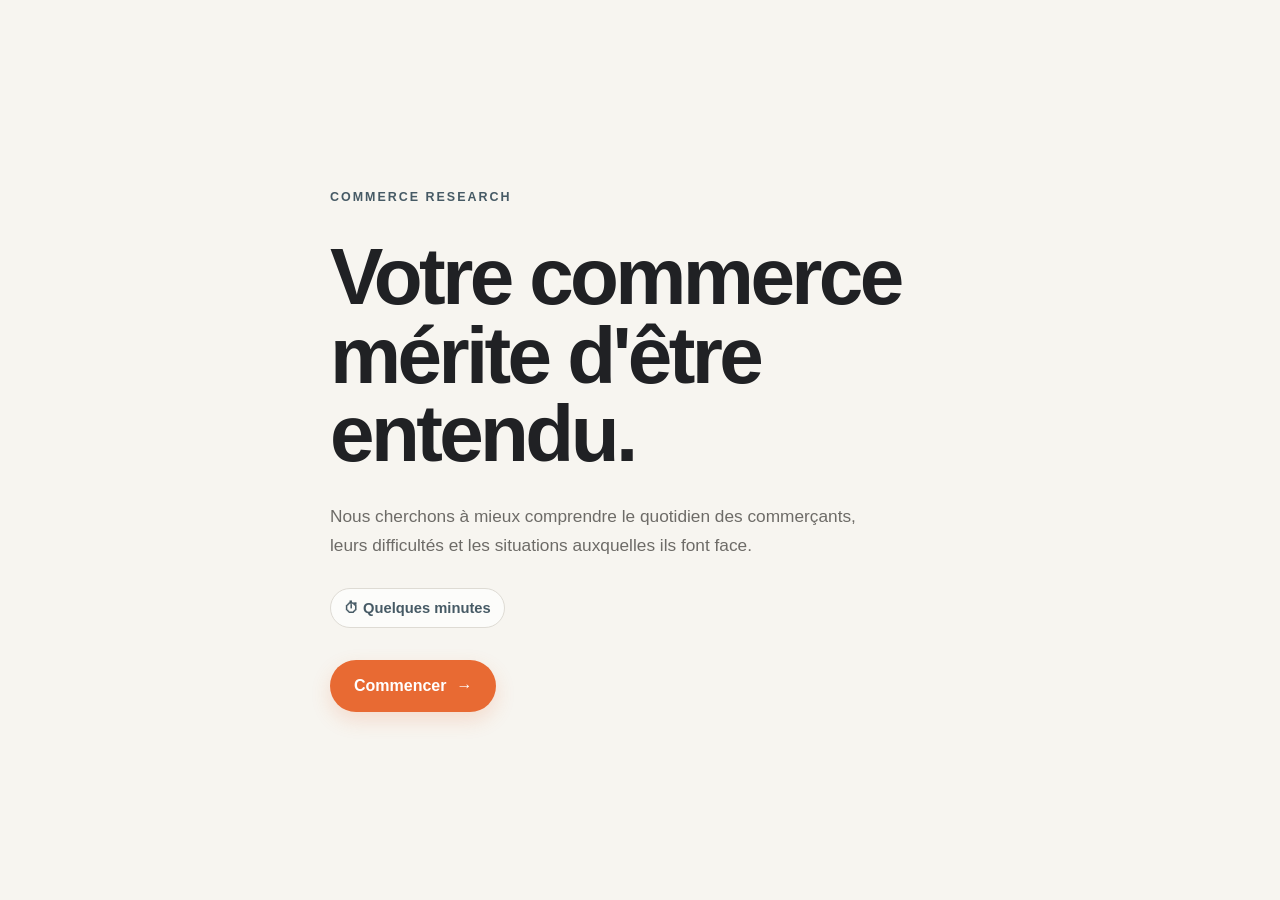
<file: index.html>
<!DOCTYPE html>
<html lang="fr">
<head>
  <meta charset="utf-8">
  <meta name="viewport" content="width=device-width, initial-scale=1">
  <meta name="theme-color" content="#F7F5F0">
  <link rel="manifest" href="manifest.webmanifest">
  <meta name="description" content="Commerce Research — une étude sur le quotidien des commerçants.">
  <title>Commerce Research</title>
  <link rel="stylesheet" href="css/style.css">
</head>

<body>

  <div id="app">

    <!--
      INTRODUCTION
      Cet écran sera contrôlé par survey.js.
      Il sera visible avant le début du questionnaire.
    -->
    <section id="intro" class="intro" aria-labelledby="intro-title">

      <div class="intro__content">

        <p class="brand">COMMERCE RESEARCH</p>

        <h1 id="intro-title">
          Votre commerce mérite d'être entendu.
        </h1>

        <p class="intro__description">
          Nous cherchons à mieux comprendre le quotidien des commerçants,
          leurs difficultés et les situations auxquelles ils font face.
        </p>

        <div class="intro__meta">
          <span>⏱ Quelques minutes</span>
        </div>

        <button id="start-button" class="button button--primary" type="button">
          Commencer <span aria-hidden="true">→</span>
        </button>

      </div>

    </section>


    <!-- APPLICATION -->
    <div id="survey-app" hidden>

      <!-- État initial -->
      <section id="loading" aria-live="polite">
        <p>Préparation du questionnaire…</p>
      </section>

      <noscript>
        <p>
          Ce questionnaire a besoin de JavaScript pour fonctionner.
          Merci de l'activer dans votre navigateur.
        </p>
      </noscript>


      <main id="app-main">

        <!-- PROGRESSION -->
        <div id="progress" hidden>

          <div class="progress__top">
            <p id="progress-label"></p>
          </div>

          <progress
            id="progress-bar"
            value="0"
            max="100"
            aria-labelledby="progress-label">
          </progress>

        </div>


        <!-- QUESTION -->
        <form id="question-form" novalidate>

          <div
            id="question-container"
            tabindex="-1">
          </div>

          <!-- MESSAGE -->
          <p
            id="message"
            class="message"
            role="status"
            aria-live="polite"
            hidden>
          </p>


          <!-- ACTIONS -->
          <div id="actions">

            <button
              id="next-button"
              class="button button--primary"
              type="submit"
              hidden>
              Suivant <span aria-hidden="true">→</span>
            </button>

          </div>

        </form>

      </main>

    </div>

  </div>


  <!--
    ORDRE DE CHARGEMENT
    config → contrat → API → questionnaire
  -->
  <script src="js/config.js"></script>
  <script src="js/contract.js"></script>
  <script src="js/api.js"></script>
  <script src="js/survey.js"></script>
  <script>
    if ("serviceWorker" in navigator) {
      window.addEventListener("load", function () {
        navigator.serviceWorker.register("./sw.js");
      });
    }
  </script>

</body>
</html>
</file>
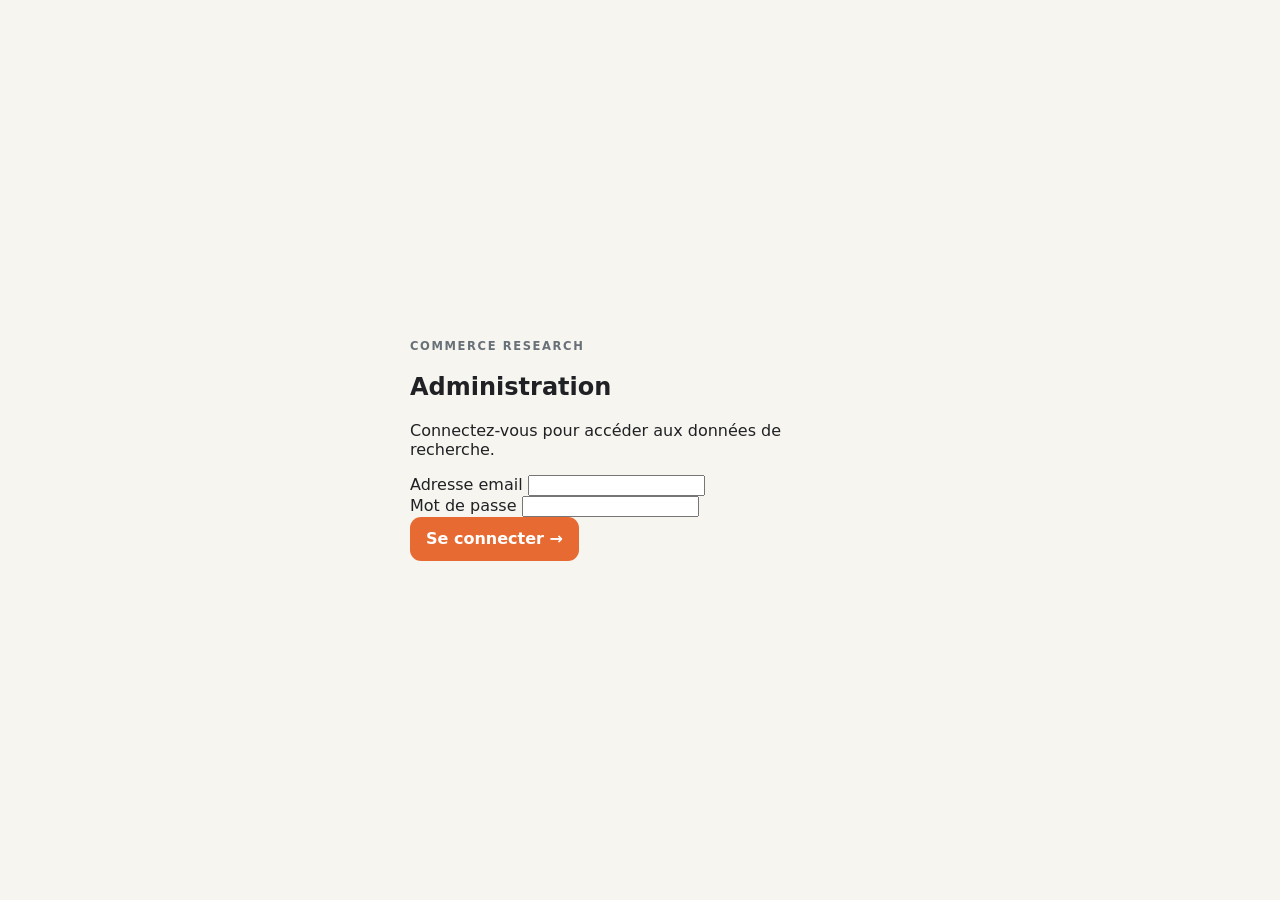
<file: admin/index.html>
<!DOCTYPE html>
<html lang="fr">
<head>
  <meta charset="utf-8">
  <meta name="viewport" content="width=device-width, initial-scale=1">

  <meta name="theme-color" content="#F7F5F0">
  <meta
    name="description"
    content="Administration privée — Commerce Research.">

  <link rel="manifest" href="./manifest.webmanifest">
  <link rel="stylesheet" href="./css/style.css">

  <title>Commerce Research — Administration</title>
</head>

<body>

  <main class="auth-page">

    <section
      class="auth-card"
      aria-labelledby="auth-title">

      <p class="brand">COMMERCE RESEARCH</p>

      <h1 id="auth-title">
        Administration
      </h1>

      <p class="auth-description">
        Connectez-vous pour accéder aux données de recherche.
      </p>

      <form id="login-form" novalidate>

        <div class="field">

          <label
            class="field__label"
            for="email">
            Adresse email
          </label>

          <input
            id="email"
            name="email"
            type="email"
            autocomplete="email"
            inputmode="email"
            required>

        </div>

        <div class="field">

          <label
            class="field__label"
            for="password">
            Mot de passe
          </label>

          <input
            id="password"
            name="password"
            type="password"
            autocomplete="current-password"
            required>

        </div>

        <p
          id="login-message"
          class="message"
          role="alert"
          aria-live="polite"
          hidden>
        </p>

        <button
          id="login-button"
          class="button button--primary"
          type="submit">

          Se connecter
          <span aria-hidden="true">→</span>

        </button>

      </form>

    </section>

  </main>

  <script src="../js/config.js"></script>
  <script src="./js/admin.js"></script>


  <script>
    if ("serviceWorker" in navigator) {
      window.addEventListener("load", function () {
        navigator.serviceWorker.register("./sw.js");
      });
    }
  </script>

</body>
</html>
</file>
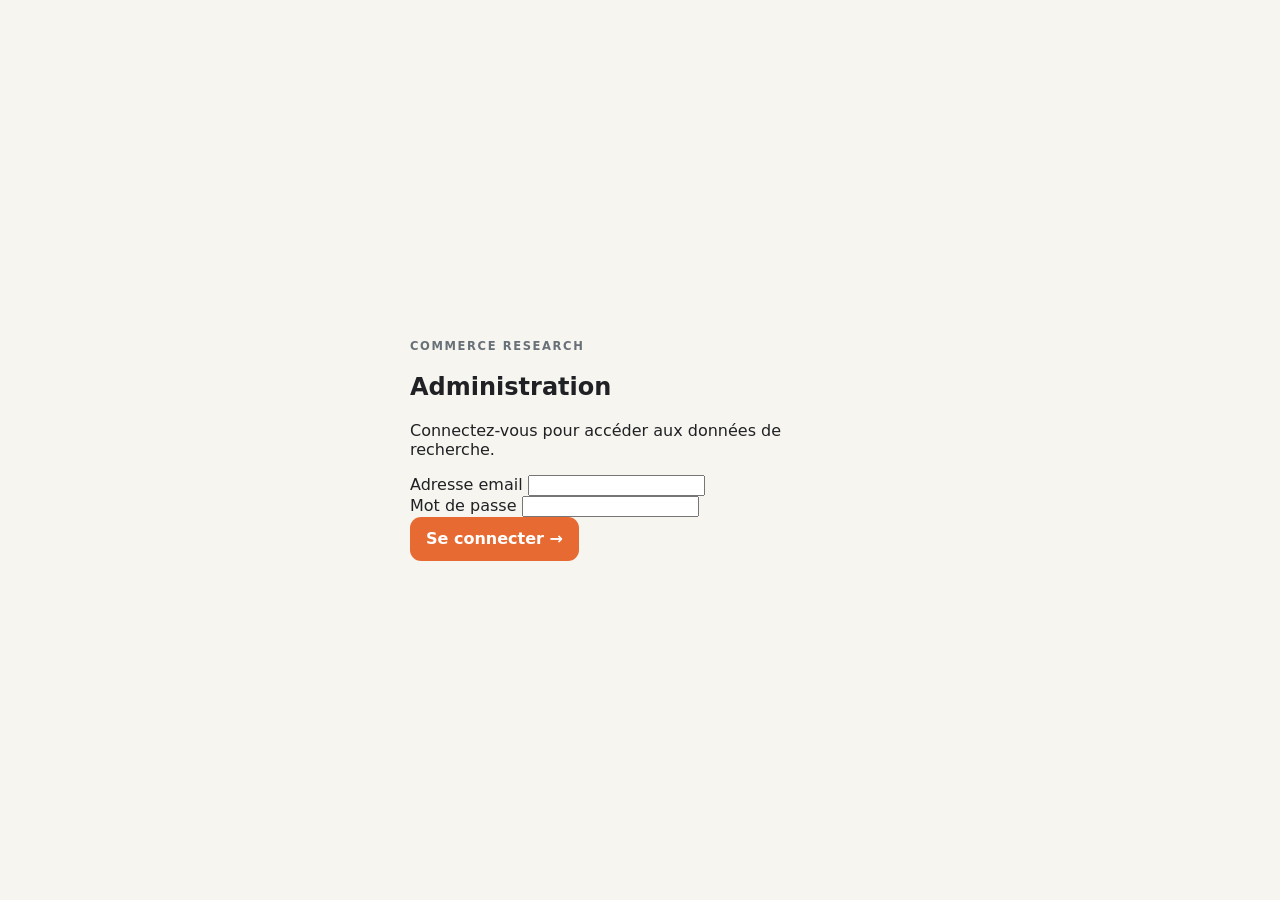
<file: admin/dashboard.html>
<!DOCTYPE html>
<html lang="fr">
<head>
  <meta charset="utf-8">

  <meta
    name="viewport"
    content="width=device-width, initial-scale=1">

  <meta
    name="theme-color"
    content="#F7F5F0">

  <meta
    name="description"
    content="Dashboard privé de Commerce Research.">

  <link
    rel="manifest"
    href="./manifest.webmanifest">

  <link
    rel="stylesheet"
    href="./css/style.css">

  <title>Commerce Research — Dashboard</title>
</head>

<body>

  <div id="dashboard-app" class="dashboard-app">

    <header class="dashboard-header">

      <div class="dashboard-header__brand">

        <p class="brand">COMMERCE RESEARCH</p>

        <h1>Vue d'ensemble</h1>

      </div>

      <div class="dashboard-header__actions">

        <span
          id="admin-email"
          class="admin-email">
        </span>

        <button
          id="logout-button"
          class="button button--secondary"
          type="button">
          Déconnexion
        </button>

      </div>

    </header>

    <main class="dashboard-main">

      <section
        id="loading-state"
        class="state-card"
        aria-live="polite">

        <p>Chargement des données…</p>

      </section>

      <section
        id="dashboard-content"
        hidden>

        <!-- Vue d'ensemble -->

        <section
          class="dashboard-section"
          aria-labelledby="overview-title">

          <div class="section-heading">

            <div>
              <p class="section-kicker">EN UN COUP D'ŒIL</p>

              <h2 id="overview-title">
                Activité de l'étude
              </h2>
            </div>

            <span
              id="last-updated"
              class="section-meta">
            </span>

          </div>

          <div class="stats-grid">

            <article class="stat-card">

              <span class="stat-card__label">
                Réponses
              </span>

              <strong
                id="stat-responses"
                class="stat-card__value">
                —
              </strong>

              <span class="stat-card__detail">
                questionnaires terminés
              </span>

            </article>

            <article class="stat-card">

              <span class="stat-card__label">
                Sessions
              </span>

              <strong
                id="stat-sessions"
                class="stat-card__value">
                —
              </strong>

              <span class="stat-card__detail">
                questionnaires démarrés
              </span>

            </article>

            <article class="stat-card">

              <span class="stat-card__label">
                Abandons
              </span>

              <strong
                id="stat-abandoned"
                class="stat-card__value">
                —
              </strong>

              <span class="stat-card__detail">
                sessions non terminées
              </span>

            </article>

            <article class="stat-card">

              <span class="stat-card__label">
                Complétion
              </span>

              <strong
                id="stat-completion"
                class="stat-card__value">
                —
              </strong>

              <span class="stat-card__detail">
                des sessions
              </span>

            </article>

          </div>

        </section>


        <!-- Profil des commerces -->

        <section
          class="dashboard-section"
          aria-labelledby="profile-title">

          <div class="section-heading">

            <div>
              <p class="section-kicker">PROFIL</p>

              <h2 id="profile-title">
                Qui avons-nous interrogé ?
              </h2>
            </div>

          </div>

          <div class="analysis-grid">

            <article class="panel">

              <h3>Activités</h3>

              <div
                id="activity-list"
                class="distribution-list">
              </div>

            </article>

            <article class="panel">

              <h3>Villes</h3>

              <div
                id="city-list"
                class="distribution-list">
              </div>

            </article>

            <article class="panel">

              <h3>Rôle</h3>

              <div
                id="role-list"
                class="distribution-list">
              </div>

            </article>

            <article class="panel">

              <h3>Taille de l'équipe</h3>

              <div
                id="team-list"
                class="distribution-list">
              </div>

            </article>

          </div>

        </section>


        <!-- Problèmes -->

        <section
          class="dashboard-section"
          aria-labelledby="problems-title">

          <div class="section-heading">

            <div>
              <p class="section-kicker">PROBLÈMES</p>

              <h2 id="problems-title">
                Ce qui revient le plus souvent
              </h2>
            </div>

          </div>

          <div class="analysis-grid">

            <article class="panel panel--wide">

              <h3>Difficultés principales</h3>

              <div
                id="difficulty-list"
                class="distribution-list">
              </div>

            </article>

            <article class="panel">

              <h3>Incident récent</h3>

              <div
                id="incident-list"
                class="distribution-list">
              </div>

            </article>

            <article class="panel">

              <h3>Récurrence</h3>

              <div
                id="recurrence-list"
                class="distribution-list">
              </div>

            </article>

          </div>

        </section>


        <!-- Résolution -->

        <section
          class="dashboard-section"
          aria-labelledby="resolution-title">

          <div class="section-heading">

            <div>
              <p class="section-kicker">RÉSOLUTION</p>

              <h2 id="resolution-title">
                Comment les commerçants réagissent
              </h2>
            </div>

          </div>

          <div class="analysis-grid">

            <article class="panel">

              <h3>Types d'incidents</h3>

              <div
                id="incident-type-list"
                class="distribution-list">
              </div>

            </article>

            <article class="panel">

              <h3>Méthodes de résolution</h3>

              <div
                id="resolution-list"
                class="distribution-list">
              </div>

            </article>

          </div>

        </section>


        <!-- Outils -->

        <section
          class="dashboard-section"
          aria-labelledby="tools-title">

          <div class="section-heading">

            <div>
              <p class="section-kicker">OUTILS</p>

              <h2 id="tools-title">
                Comment travaillent-ils aujourd'hui ?
              </h2>
            </div>

          </div>

          <article class="panel panel--wide">

            <div
              id="tools-list"
              class="distribution-list">
            </div>

          </article>

        </section>


        <!-- Intérêt -->

        <section
          class="dashboard-section"
          aria-labelledby="interest-title">

          <div class="section-heading">

            <div>
              <p class="section-kicker">OPPORTUNITÉ</p>

              <h2 id="interest-title">
                Intérêt pour une solution
              </h2>
            </div>

          </div>

          <article class="panel panel--wide">

            <div
              id="interest-list"
              class="distribution-list">
            </div>

          </article>

        </section>


        <!-- Sources -->

        <section
          class="dashboard-section"
          aria-labelledby="sources-title">

          <div class="section-heading">

            <div>
              <p class="section-kicker">ACQUISITION</p>

              <h2 id="sources-title">
                Comment les répondants nous ont trouvés
              </h2>
            </div>

          </div>

          <article class="panel panel--wide">

            <div
              id="source-list"
              class="distribution-list">
            </div>

          </article>

        </section>


        <!-- Réponses récentes -->

        <section
          class="dashboard-section"
          aria-labelledby="responses-title">

          <div class="section-heading">

            <div>
              <p class="section-kicker">DONNÉES</p>

              <h2 id="responses-title">
                Réponses récentes
              </h2>
            </div>

          </div>

          <article class="panel panel--wide">

            <div
              id="recent-responses"
              class="responses-list">
            </div>

          </article>

        </section>


        <!-- Contacts -->

        <section
          class="dashboard-section"
          aria-labelledby="contacts-title">

          <div class="section-heading">

            <div>
              <p class="section-kicker">CONTACT</p>

              <h2 id="contacts-title">
                Contacts consentis
              </h2>
            </div>

          </div>

          <article class="panel panel--wide">

            <div
              id="contacts-list"
              class="contacts-list">
            </div>

          </article>

        </section>

      </section>


      <!-- Erreur -->

      <section
        id="error-state"
        class="state-card state-card--error"
        hidden
        aria-live="assertive">

        <h2>Impossible de charger le dashboard</h2>

        <p id="error-message"></p>

        <button
          id="retry-button"
          class="button button--primary"
          type="button">
          Réessayer
        </button>

      </section>

    </main>

  </div>

  <script src="../js/config.js"></script>
  <script src="./js/dashboard.js"></script>


  <script>
    if ("serviceWorker" in navigator) {
      window.addEventListener("load", function () {
        navigator.serviceWorker.register("./sw.js");
      });
    }
  </script>

</body>
</html>
</file>
<file: css/style.css>
:root {
  --bg: #f7f5f0;
  --surface: #ffffff;
  --text: #202124;
  --muted: #6d6b67;

  --primary: #e86a33;
  --primary-dark: #c95422;
  --primary-soft: #fff0e9;

  --secondary: #465a65;

  --border: #dedbd4;
  --border-strong: #bcb8b0;

  --success: #2f7d5b;
  --error: #b64232;

  --radius-sm: 10px;
  --radius-md: 16px;
  --radius-lg: 22px;

  --shadow-soft: 0 8px 30px rgba(32, 33, 36, 0.06);

  --max-width: 720px;
}


* {
  box-sizing: border-box;
}


html {
  min-height: 100%;
  background: var(--bg);
}


body {
  min-height: 100vh;
  margin: 0;

  background: var(--bg);
  color: var(--text);

  font-family:
    Inter,
    ui-sans-serif,
    -apple-system,
    BlinkMacSystemFont,
    "Segoe UI",
    Roboto,
    Helvetica,
    Arial,
    sans-serif;

  line-height: 1.5;
}


button,
input,
textarea,
select {
  font: inherit;
}


button {
  cursor: pointer;
}


/* =========================================================
   APP
   ========================================================= */

#app {
  width: 100%;
  min-height: 100vh;
}


/* =========================================================
   INTRO
   ========================================================= */

.intro {
  min-height: 100vh;

  display: flex;
  align-items: center;
  justify-content: center;

  padding: 32px 20px;
}


.intro__content {
  width: 100%;
  max-width: 620px;
}


.brand {
  margin: 0 0 32px;

  color: var(--secondary);

  font-size: 0.78rem;
  font-weight: 800;
  letter-spacing: 0.16em;
}


.intro h1 {
  max-width: 600px;

  margin: 0;

  font-size: clamp(2.4rem, 8vw, 5rem);
  line-height: 0.98;
  letter-spacing: -0.045em;
  font-weight: 750;
}


.intro__description {
  max-width: 560px;

  margin: 28px 0 0;

  color: var(--muted);

  font-size: 1.08rem;
  line-height: 1.7;
}


.intro__meta {
  margin-top: 28px;

  color: var(--secondary);

  font-size: 0.92rem;
  font-weight: 600;
}


.intro__meta span {
  display: inline-flex;
  align-items: center;

  padding: 8px 13px;

  background: rgba(255, 255, 255, 0.7);
  border: 1px solid var(--border);

  border-radius: 999px;
}


.button {
  min-height: 52px;

  display: inline-flex;
  align-items: center;
  justify-content: center;
  gap: 10px;

  border: 0;
  border-radius: 999px;

  padding: 0 24px;

  font-weight: 700;

  transition:
    transform 140ms ease,
    background 140ms ease,
    border-color 140ms ease,
    box-shadow 140ms ease;
}


.button:active {
  transform: scale(0.98);
}


.button:focus-visible {
  outline: 3px solid rgba(232, 106, 51, 0.25);
  outline-offset: 3px;
}


.button--primary {
  margin-top: 32px;

  background: var(--primary);
  color: #ffffff;

  box-shadow: 0 8px 20px rgba(232, 106, 51, 0.18);
}


.button--primary:hover {
  background: var(--primary-dark);
}


/* =========================================================
   SURVEY APP
   ========================================================= */

#survey-app {
  width: 100%;
}


#app-main {
  width: min(100% - 32px, var(--max-width));

  margin: 0 auto;

  padding: 36px 0 48px;
}


#loading {
  width: min(100% - 32px, var(--max-width));

  margin: 0 auto;
  padding: 48px 0;

  color: var(--muted);
  text-align: center;
}


/* =========================================================
   PROGRESS
   ========================================================= */

#progress {
  margin-bottom: 32px;
}


.progress__top {
  display: flex;
  justify-content: space-between;
  align-items: center;

  margin-bottom: 10px;
}


#progress-label {
  margin: 0;

  color: var(--muted);

  font-size: 0.86rem;
  font-weight: 700;
}


#progress-bar {
  width: 100%;
  height: 5px;

  display: block;

  border: 0;
  border-radius: 999px;

  overflow: hidden;

  appearance: none;
}


#progress-bar::-webkit-progress-bar {
  background: #e4e1da;
  border-radius: 999px;
}


#progress-bar::-webkit-progress-value {
  background: var(--primary);
  border-radius: 999px;

  transition: width 250ms ease;
}


#progress-bar::-moz-progress-bar {
  background: var(--primary);
  border-radius: 999px;
}


/* =========================================================
   QUESTION
   ========================================================= */

#question-form {
  width: 100%;
}


.question {
  width: 100%;
}


.question__title {
  margin: 0;

  font-size: clamp(1.6rem, 5vw, 2.2rem);
  line-height: 1.15;
  letter-spacing: -0.025em;
}


.question__help {
  margin: 12px 0 0;

  color: var(--muted);

  font-size: 0.95rem;
  line-height: 1.6;
}


.question__status {
  margin-top: 12px;

  color: var(--muted);

  font-size: 0.85rem;
}


/* =========================================================
   CHOICES
   ========================================================= */

.choices {
  display: grid;
  gap: 12px;

  margin-top: 28px;
}


.choice {
  position: relative;

  width: 100%;
  min-height: 64px;

  display: flex;
  align-items: center;

  padding: 16px 18px;

  background: var(--surface);
  color: var(--text);

  border: 1.5px solid var(--border);
  border-radius: var(--radius-md);

  box-shadow: 0 2px 8px rgba(32, 33, 36, 0.025);

  cursor: pointer;

  transition:
    border-color 140ms ease,
    background 140ms ease,
    box-shadow 140ms ease,
    transform 140ms ease;
}


.choice:hover {
  border-color: var(--border-strong);
  box-shadow: var(--shadow-soft);
}


.choice:active {
  transform: scale(0.995);
}


.choice input {
  position: absolute;

  width: 1px;
  height: 1px;

  opacity: 0;
}


.choice__text {
  flex: 1;

  padding-right: 42px;

  font-size: 1rem;
  font-weight: 600;
}


.choice__indicator {
  position: absolute;

  right: 17px;

  width: 25px;
  height: 25px;

  display: flex;
  align-items: center;
  justify-content: center;

  border: 1.5px solid var(--border-strong);
  border-radius: 50%;

  color: transparent;

  font-size: 0.8rem;
  font-weight: 900;

  transition:
    background 140ms ease,
    border-color 140ms ease,
    color 140ms ease,
    transform 140ms ease;
}


.choice.is-selected {
  background: var(--primary-soft);
  border-color: var(--primary);

  box-shadow:
    0 0 0 3px rgba(232, 106, 51, 0.08);
}


.choice.is-selected .choice__indicator {
  background: var(--primary);
  border-color: var(--primary);

  color: #ffffff;

  transform: scale(1.05);
}


/* =========================================================
   TEXT INPUTS
   ========================================================= */

input[type="text"],
input[type="email"],
input[type="tel"],
textarea {
  width: 100%;

  margin-top: 20px;
  padding: 15px 16px;

  background: var(--surface);
  color: var(--text);

  border: 1.5px solid var(--border);
  border-radius: var(--radius-md);

  outline: none;

  transition:
    border-color 140ms ease,
    box-shadow 140ms ease;
}


textarea {
  min-height: 150px;

  resize: vertical;
}


input[type="text"]:focus,
input[type="email"]:focus,
input[type="tel"]:focus,
textarea:focus {
  border-color: var(--primary);

  box-shadow:
    0 0 0 3px rgba(232, 106, 51, 0.1);
}


::placeholder {
  color: #aaa69f;
}


/* =========================================================
   ACTIONS
   ========================================================= */

#actions {
  display: flex;
  gap: 12px;

  margin-top: 32px;
}


#actions .button {
  flex: 1;
}


#next-button {
  width: 100%;
}


/* =========================================================
   MESSAGES
   ========================================================= */

.message {
  margin: 18px 0 0;
  padding: 13px 15px;

  border-radius: var(--radius-sm);

  font-size: 0.92rem;
}


.message.is-error {
  background: #fff0ee;
  color: var(--error);

  border: 1px solid #efc5bf;
}


.message.is-success {
  background: #edf7f1;
  color: var(--success);

  border: 1px solid #c4e3d2;
}


/* =========================================================
   END SCREEN
   ========================================================= */

.end-screen {
  min-height: 60vh;

  display: flex;
  flex-direction: column;
  align-items: center;
  justify-content: center;

  padding: 48px 20px;

  text-align: center;
}


.end-screen__icon {
  width: 64px;
  height: 64px;

  display: flex;
  align-items: center;
  justify-content: center;

  margin-bottom: 24px;

  background: #edf7f1;
  color: var(--success);

  border: 1px solid #c4e3d2;
  border-radius: 50%;

  font-size: 1.6rem;
  font-weight: 800;
}


.end-screen h2 {
  margin: 0;

  font-size: clamp(1.8rem, 6vw, 2.5rem);
  line-height: 1.1;
  letter-spacing: -0.025em;
}


.end-screen p {
  max-width: 480px;

  margin: 16px 0 0;

  color: var(--muted);

  line-height: 1.7;
}


/* =========================================================
   ACCESSIBILITY
   ========================================================= */

button:disabled {
  cursor: not-allowed;
  opacity: 0.55;
}


[hidden] {
  display: none !important;
}


/* =========================================================
   RESPONSIVE
   ========================================================= */

@media (min-width: 640px) {

  .intro {
    padding: 48px 32px;
  }

  #app-main {
    padding-top: 56px;
  }

  .choices {
    gap: 14px;
  }

  .choice {
    min-height: 68px;

    padding: 17px 20px;
  }

}


@media (prefers-reduced-motion: reduce) {

  *,
  *::before,
  *::after {
    scroll-behavior: auto !important;
    transition: none !important;
    animation: none !important;
  }

}
</file>
<file: admin/css/style.css>
:root {
  --bg: #F7F5F0;
  --surface: #FFFFFF;
  --surface-soft: #F2F0EB;
  --text: #202124;
  --muted: #687078;
  --border: #D9D6CF;
  --accent: #E86A33;
  --accent-dark: #C95424;
  --slate: #465A65;
  --danger: #B42318;
  --success: #287A52;
  --radius: 16px;
  --shadow: 0 8px 28px rgba(32, 33, 36, 0.06);
}

* {
  box-sizing: border-box;
}

html {
  min-height: 100%;
  scroll-behavior: smooth;
}

body {
  margin: 0;
  min-height: 100vh;
  background: var(--bg);
  color: var(--text);
  font-family:
    system-ui,
    -apple-system,
    BlinkMacSystemFont,
    "Segoe UI",
    sans-serif;
}

button {
  font: inherit;
}

button:focus-visible {
  outline: 3px solid rgba(232, 106, 51, 0.25);
  outline-offset: 2px;
}

.dashboard-app {
  min-height: 100vh;
}

.dashboard-header {
  display: flex;
  align-items: flex-end;
  justify-content: space-between;
  gap: 24px;
  max-width: 1280px;
  margin: 0 auto;
  padding: 32px 24px 24px;
}

.dashboard-header__brand {
  min-width: 0;
}

.brand {
  margin: 0 0 12px;
  color: var(--muted);
  font-size: 0.72rem;
  font-weight: 800;
  letter-spacing: 0.14em;
}

.dashboard-header h1 {
  margin: 0;
  font-size: clamp(2rem, 5vw, 3rem);
  line-height: 1.05;
  letter-spacing: -0.045em;
}

.dashboard-header__actions {
  display: flex;
  align-items: center;
  gap: 12px;
}

.admin-email {
  max-width: 260px;
  overflow: hidden;
  color: var(--muted);
  font-size: 0.82rem;
  text-overflow: ellipsis;
  white-space: nowrap;
}

.dashboard-main {
  max-width: 1280px;
  margin: 0 auto;
  padding: 0 24px 64px;
}

.dashboard-section {
  margin-top: 38px;
}

.section-heading {
  display: flex;
  align-items: flex-end;
  justify-content: space-between;
  gap: 20px;
  margin-bottom: 16px;
}

.section-kicker {
  margin: 0 0 5px;
  color: var(--accent);
  font-size: 0.7rem;
  font-weight: 800;
  letter-spacing: 0.12em;
}

.section-heading h2 {
  margin: 0;
  font-size: clamp(1.25rem, 3vw, 1.65rem);
  line-height: 1.2;
  letter-spacing: -0.025em;
}

.section-meta {
  color: var(--muted);
  font-size: 0.78rem;
}

.stats-grid {
  display: grid;
  grid-template-columns: repeat(4, minmax(0, 1fr));
  gap: 14px;
}

.stat-card {
  min-height: 150px;
  padding: 20px;
  background: var(--surface);
  border: 1px solid var(--border);
  border-radius: var(--radius);
  box-shadow: var(--shadow);
}

.stat-card__label {
  display: block;
  color: var(--muted);
  font-size: 0.82rem;
  font-weight: 700;
}

.stat-card__value {
  display: block;
  margin-top: 14px;
  color: var(--text);
  font-size: clamp(2rem, 5vw, 2.8rem);
  line-height: 1;
  letter-spacing: -0.05em;
}

.stat-card__detail {
  display: block;
  margin-top: 12px;
  color: var(--muted);
  font-size: 0.78rem;
}

.analysis-grid {
  display: grid;
  grid-template-columns: repeat(2, minmax(0, 1fr));
  gap: 14px;
}

.panel {
  min-width: 0;
  padding: 20px;
  background: var(--surface);
  border: 1px solid var(--border);
  border-radius: var(--radius);
  box-shadow: var(--shadow);
}

.panel--wide {
  width: 100%;
}

.panel h3 {
  margin: 0 0 18px;
  font-size: 1rem;
  line-height: 1.3;
}

.distribution-list {
  display: grid;
  gap: 12px;
}

.distribution-item {
  display: grid;
  gap: 7px;
}

.distribution-item__top {
  display: flex;
  justify-content: space-between;
  gap: 16px;
  font-size: 0.84rem;
}

.distribution-item__label {
  min-width: 0;
  overflow: hidden;
  color: var(--text);
  font-weight: 600;
  text-overflow: ellipsis;
  white-space: nowrap;
}

.distribution-item__value {
  flex: 0 0 auto;
  color: var(--muted);
  font-weight: 700;
}

.distribution-item__track {
  height: 7px;
  overflow: hidden;
  background: var(--surface-soft);
  border-radius: 999px;
}

.distribution-item__bar {
  height: 100%;
  min-width: 4px;
  background: var(--accent);
  border-radius: inherit;
}

.empty-state {
  padding: 12px 0;
  color: var(--muted);
  font-size: 0.88rem;
}

.responses-list,
.contacts-list {
  display: grid;
  gap: 10px;
}

.response-item,
.contact-item {
  padding: 15px;
  background: var(--surface-soft);
  border: 1px solid var(--border);
  border-radius: 12px;
}

.response-item__top,
.contact-item__top {
  display: flex;
  justify-content: space-between;
  gap: 16px;
}

.response-item__title,
.contact-item__title {
  margin: 0;
  font-weight: 800;
}

.response-item__meta,
.contact-item__meta {
  margin: 5px 0 0;
  color: var(--muted);
  font-size: 0.8rem;
}

.contact-item__value {
  margin: 10px 0 0;
  font-weight: 700;
  overflow-wrap: anywhere;
}

.button {
  min-height: 44px;
  border: 0;
  border-radius: 11px;
  padding: 10px 16px;
  font-weight: 800;
  cursor: pointer;
  transition:
    transform 120ms ease,
    background 160ms ease,
    border-color 160ms ease,
    opacity 160ms ease;
}

.button:active {
  transform: translateY(1px);
}

.button:disabled {
  cursor: wait;
  opacity: 0.6;
}

.button--primary {
  color: #FFFFFF;
  background: var(--accent);
}

.button--primary:hover {
  background: var(--accent-dark);
}

.button--secondary {
  color: var(--text);
  background: var(--surface);
  border: 1px solid var(--border);
}

.button--secondary:hover {
  background: var(--surface-soft);
}

.state-card {
  max-width: 600px;
  margin: 80px auto;
  padding: 32px;
  text-align: center;
  background: var(--surface);
  border: 1px solid var(--border);
  border-radius: var(--radius);
  box-shadow: var(--shadow);
}

.state-card p {
  margin: 0;
  color: var(--muted);
}

.state-card--error h2 {
  margin: 0;
  font-size: 1.25rem;
}

.state-card--error p {
  margin: 12px 0 20px;
}

@media (max-width: 900px) {
  .stats-grid {
    grid-template-columns: repeat(2, minmax(0, 1fr));
  }
}

@media (max-width: 700px) {
  .dashboard-header {
    align-items: flex-start;
    flex-direction: column;
    padding: 24px 16px 18px;
  }

  .dashboard-header__actions {
    width: 100%;
    justify-content: space-between;
  }

  .dashboard-main {
    padding: 0 16px 48px;
  }

  .analysis-grid {
    grid-template-columns: 1fr;
  }

  .section-heading {
    align-items: flex-start;
    flex-direction: column;
  }

  .admin-email {
    max-width: 190px;
  }
}

@media (max-width: 480px) {
  .stats-grid {
    grid-template-columns: 1fr 1fr;
    gap: 10px;
  }

  .stat-card {
    min-height: 135px;
    padding: 15px;
  }

  .stat-card__value {
    font-size: 2rem;
  }

  .stat-card__detail {
    font-size: 0.72rem;
  }

  .dashboard-header__actions {
    align-items: flex-start;
    flex-direction: column;
  }

  .dashboard-header__actions .button {
    width: 100%;
  }

  .admin-email {
    max-width: 100%;
  }

  .panel {
    padding: 16px;
  }
}

/* Login page */
.auth-page {
  min-height: 100vh;
  display: grid;
  place-items: center;
  padding: 24px;
}

.auth-card {
  width: min(100%, 460px);
  margin: 0 auto;
}


.distribution-item__detail {
  margin-top: 6px;
  padding-left: 4px;
  font-size: 0.88rem;
  line-height: 1.4;
  color: #465A65;
}
</file>
